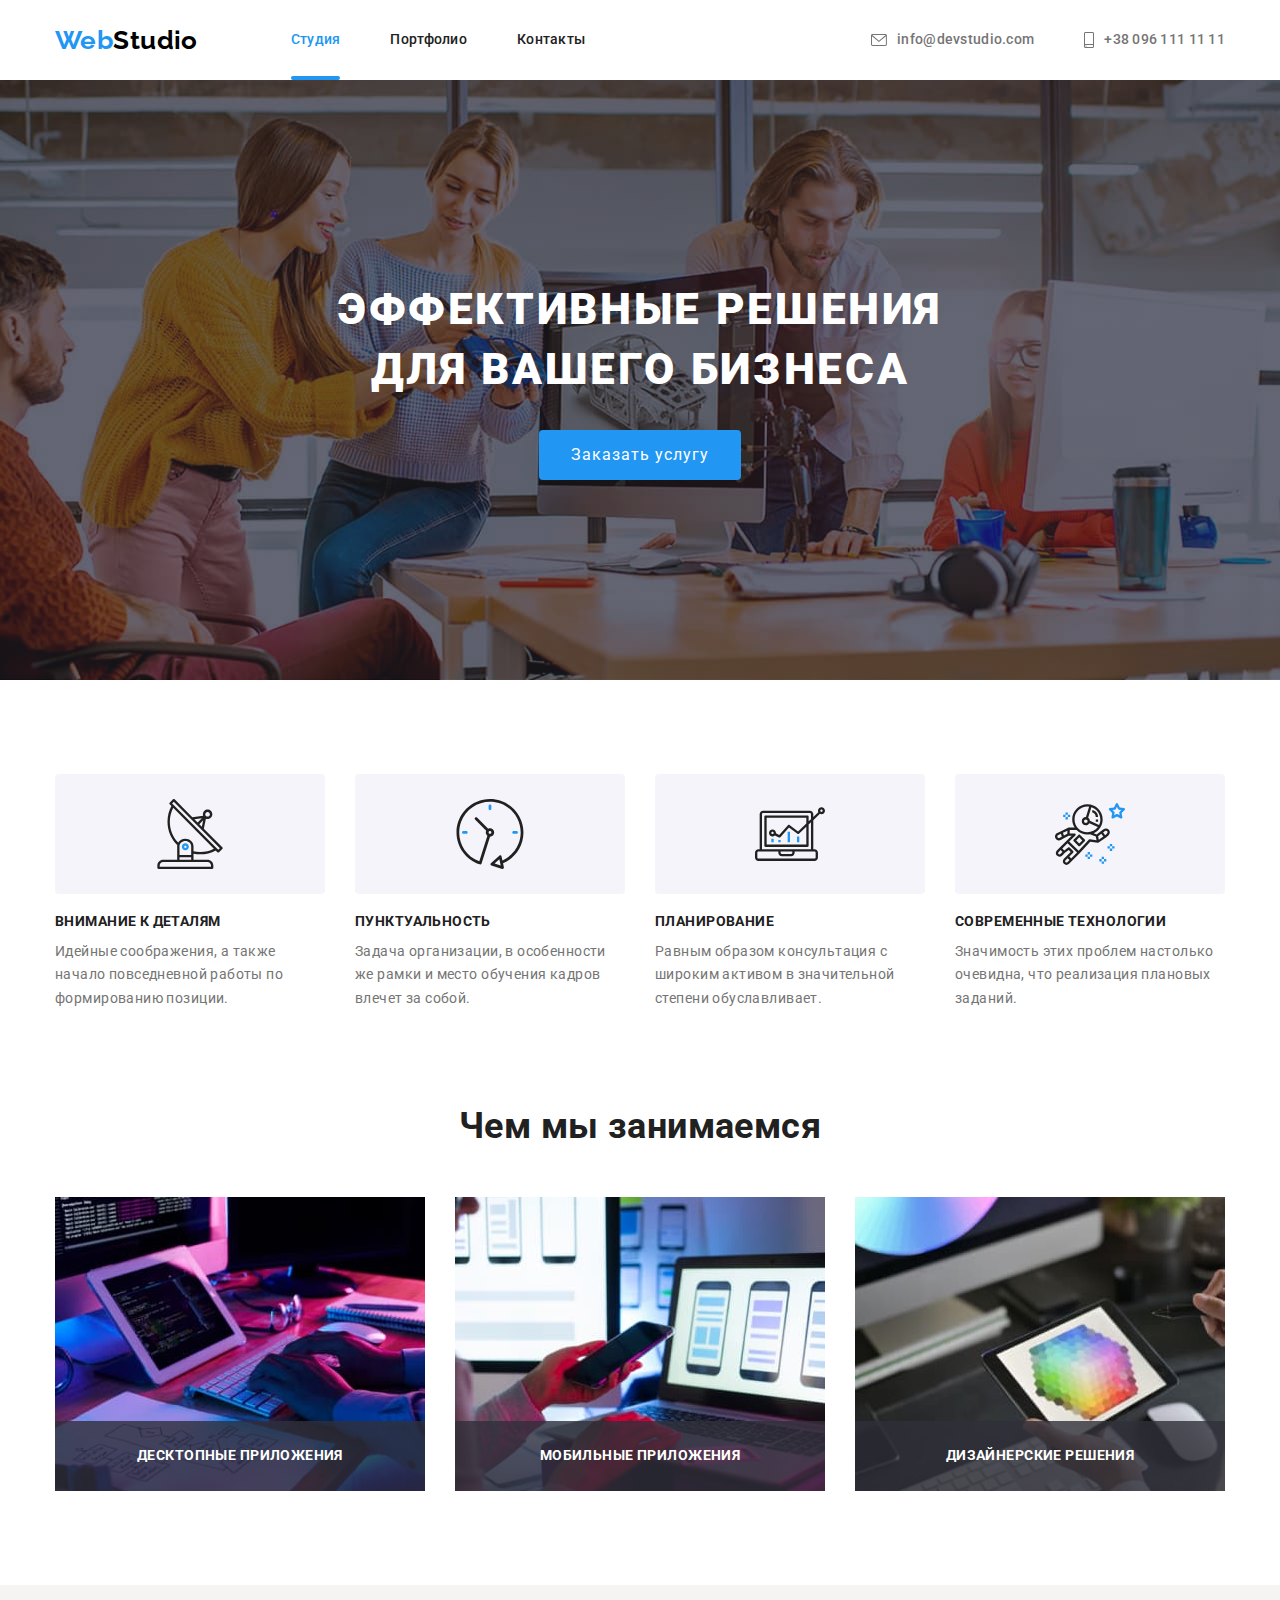
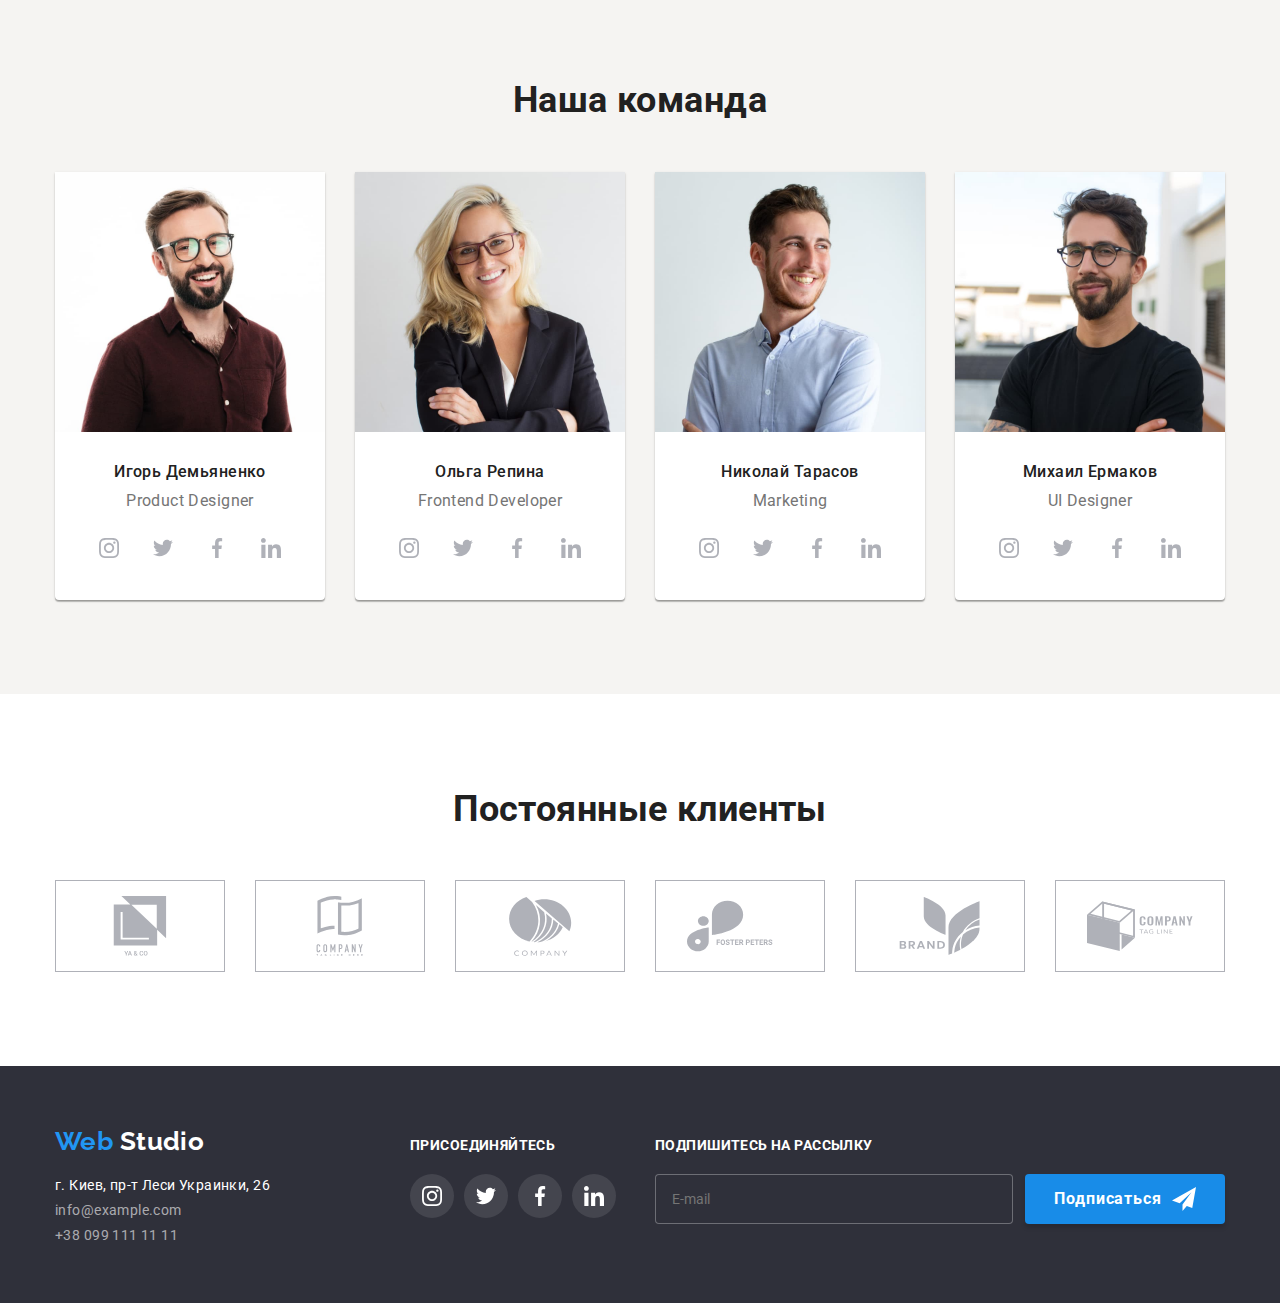
<file: index.html>
<!DOCTYPE html>
<html lang="ru">
  <head>
    <meta charset="UTF-8" />
    <meta http-equiv="X-UA-Compatible" content="IE=edge" />
    <meta name="viewport" content="width=device-width, initial-scale=1.0" />

    <link rel="preconnect" href="https://fonts.googleapis.com" />
    <link rel="preconnect" href="https://fonts.gstatic.com" crossorigin />
    <link
      href="https://fonts.googleapis.com/css2?family=Raleway:wght@700&family=Roboto:wght@400;500;700;900&display=swap"
      rel="stylesheet"
    />
    <link
      rel="stylesheet"
      href="https://cdnjs.cloudflare.com/ajax/libs/modern-normalize/1.1.0/modern-normalize.min.css"
    />
    <link rel="stylesheet" href="./css/style.css" />
    <title>WebStudio</title>
  </head>
  <body>
    <!-- Шапка -->

    <header>
      <div class="container main-nav">
        <nav class="main-nav">
          <a class="logo" href="./index.html">
            <span class="logo-first">Web</span><span class="logo-second">Studio</span>
          </a>
          <ul class="general-nav-list">
            <li class="nav-list"><a class="nav-link current" href="./index.html">Студия</a></li>
            <li class="nav-list"><a class="nav-link" href="./portfolio.html">Портфолио</a></li>
            <li class="nav-list"><a class="nav-link" href="#">Контакты</a></li>
          </ul>
        </nav>
        <ul class="general-contact-list">
          <li class="contact-list">
            <a class="contact-link" href="mailto:info@devstudio.com">
            <svg class="mail" width="16px" height="12px"><use href="./images/icons.svg#icon-mail"></use></svg>
              info@devstudio.com</a
            >
          </li>
          <li class="contact-list">
            <a class="contact-link" href="tel:+380961111111">
              <svg class="smartphone" width="10px" height="16px">
                <use href="./images/icons.svg#icon-smartphone"></use>
              </svg>
              +38 096 111 11 11</a
            >
          </li>
        </ul>
      </div>
    </header>

    <!--Унікальний текст-->
    <main>
      <!-- Hero -->

      <section class="hero section">
        <div class="container">
          <h1 class="hero-title">Эффективные решения для вашего бизнеса</h1>
          <button type="button" class="button" data-modal-open>Заказать услугу</button>
        </div>
      </section>

      <!-- Про особливості студії -->

      <section class="section">
        <div class="container">
          <h2 class="visually-hidden">Особенности студии</h2>
          <ul class="general-features-list">
            <li class="features-list">
              <div class="features-container-icon">
                <svg width="70px" height="70px">
                  <use href="./images/icons.svg#icon-antenna"></use>
                </svg>
              </div>
              <h3 class="features-title">Внимание к деталям</h3>
              <p class="features-text">
                Идейные соображения, а также начало повседневной работы по формированию позиции.
              </p>
            </li>
            <li class="features-list">
              <div class="features-container-icon">
                <svg width="70px" height="70px">
                  <use href="./images/icons.svg#icon-clock"></use>
                </svg>
              </div>
              <h3 class="features-title">Пунктуальность</h3>
              <p class="features-text">
                Задача организации, в особенности же рамки и место обучения кадров влечет за собой.
              </p>
            </li>
            <li class="features-list">
              <div class="features-container-icon">
                <svg width="70px" height="70px">
                  <use href="./images/icons.svg#icon-diagram"></use>
                </svg>
              </div>
              <h3 class="features-title">Планирование</h3>
              <p class="features-text">
                Равным образом консультация с широким активом в значительной степени обуславливает.
              </p>
            </li>
            <li class="features-list">
              <div class="features-container-icon">
                <svg width="70px" height="70px">
                  <use href="./images/icons.svg#icon-astronaut"></use>
                </svg>
              </div>
              <h3 class="features-title">Современные технологии</h3>
              <p class="features-text">
                Значимость этих проблем настолько очевидна, что реализация плановых заданий.
              </p>
            </li>
          </ul>
        </div>
      </section>

      <!-- Чим займається компанія -->

      <section class="work section">
        <div class="container">
          <h2 class="work-title">Чем мы занимаемся</h2>
          <ul class="general-work-list">
            <li class="work-list">
              <div class="work-overlay"><img
                src="./images/img_1.jpg"
                alt="Человек занимается кодированием будущего
              приложения"
                width="370"
              />
              <p class="work-text">Десктопные приложения</p></div>
            </li>
            <li class="work-list">
              <div class="work-overlay"><img
                src="./images/img_2.jpg"
                alt="Дизайнер выбирает оптимальный дизайн и оценивает его качество на девайсе"
                width="370"
              />
              <p class="work-text">Мобильные приложения</p></div>
            </li>
            <li class="work-list">
              <div class="work-overlay"><img
                src="./images/img_3.jpg"
                alt="Графический дизайнер выбирает цвет из цветовой палитры"
                width="370"
              />
              <p class="work-text">Дизайнерские решения</p></div>
            </li>
          </ul>
        </div>
      </section>

      <!-- Команда -->

      <section class="team section">
        <div class="container">
          <h2 class="team-primary-title">Наша команда</h2>
          <ul class="team-list">
            <li class="team-card">
              <img src="./images/img_4.jpg" alt="Фото Игоря Демяненко" width="270" />
              <div class="team-container">
                <h3 class="team-title">Игорь Демьяненко</h3>
                <p class="team-text">Product Designer</p>
                <ul class="team-list-icon">
                  <li>
                    <a class="team-link" href="">
                      <svg class="team-icon" width="20px" height="20px">
                        <use href="./images/icons.svg#icon-instagram"></use>
                      </svg>
                    </a>
                  </li>
                  <li>
                    <a class="team-link" href="">
                      <svg class="team-icon" width="20px" height="20px">
                        <use href="./images/icons.svg#icon-twitter"></use>
                      </svg>
                    </a>
                  </li>
                  <li>
                    <a class="team-link" href=""
                      ><svg class="team-icon" width="20px" height="20px">
                        <use href="./images/icons.svg#icon-facebook"></use>
                      </svg>
                    </a>
                  </li>
                  <li>
                    <a class="team-link" href="">
                      <svg class="team-icon" width="20px" height="20px">
                        <use href="./images/icons.svg#icon-linkedin"></use>
                      </svg>
                    </a>
                  </li>
                </ul>
              </div>
            </li>
            <li class="team-card">
              <img src="./images/img_5.jpg" alt="Фото Ольги Репиной" width="270" />
              <div class="team-container">
                <h3 class="team-title">Ольга Репина</h3>
                <p class="team-text">Frontend Developer</p>
                <ul class="team-list-icon">
                  <li>
                    <a class="team-link" href="">
                      <svg class="team-icon" width="20px" height="20px">
                        <use href="./images/icons.svg#icon-instagram"></use>
                      </svg>
                    </a>
                  </li>
                  <li>
                    <a class="team-link" href="">
                      <svg class="team-icon" width="20px" height="20px">
                        <use href="./images/icons.svg#icon-twitter"></use>
                      </svg>
                    </a>
                  </li>
                  <li>
                    <a class="team-link" href=""
                      ><svg class="team-icon" width="20px" height="20px">
                        <use href="./images/icons.svg#icon-facebook"></use>
                      </svg>
                    </a>
                  </li>
                  <li>
                    <a class="team-link" href="">
                      <svg class="team-icon" width="20px" height="20px">
                        <use href="./images/icons.svg#icon-linkedin"></use>
                      </svg>
                    </a>
                  </li>
                </ul>
              </div>
            </li>
            <li class="team-card">
              <img src="./images/img_6.jpg" alt="Фото Николая Тарасова" width="270" />
              <div class="team-container">
                <h3 class="team-title">Николай Тарасов</h3>
                <p class="team-text">Marketing</p>
                <ul class="team-list-icon">
                  <li>
                    <a class="team-link" href="">
                      <svg class="team-icon" width="20px" height="20px">
                        <use href="./images/icons.svg#icon-instagram"></use>
                      </svg>
                    </a>
                  </li>
                  <li>
                    <a class="team-link" href="">
                      <svg class="team-icon" width="20px" height="20px">
                        <use href="./images/icons.svg#icon-twitter"></use>
                      </svg>
                    </a>
                  </li>
                  <li>
                    <a class="team-link" href=""
                      ><svg class="team-icon" width="20px" height="20px">
                        <use href="./images/icons.svg#icon-facebook"></use>
                      </svg>
                    </a>
                  </li>
                  <li>
                    <a class="team-link" href="">
                      <svg class="team-icon" width="20px" height="20px">
                        <use href="./images/icons.svg#icon-linkedin"></use>
                      </svg>
                    </a>
                  </li>
                </ul>
              </div>
            </li>
            <li class="team-card">
              <img src="./images/img_7.jpg" alt="Фото Михаила Ермакова" width="270" />
              <div class="team-container">
                <h3 class="team-title">Михаил Ермаков</h3>
                <p class="team-text">UI Designer</p>
                <ul class="team-list-icon">
                  <li>
                    <a class="team-link" href="">
                      <svg class="team-icon" width="20px" height="20px">
                        <use href="./images/icons.svg#icon-instagram"></use>
                      </svg>
                    </a>
                  </li>
                  <li>
                    <a class="team-link" href="">
                      <svg class="team-icon" width="20px" height="20px">
                        <use href="./images/icons.svg#icon-twitter"></use>
                      </svg>
                    </a>
                  </li>
                  <li>
                    <a class="team-link" href=""
                      ><svg class="team-icon" width="20px" height="20px">
                        <use href="./images/icons.svg#icon-facebook"></use>
                      </svg>
                    </a>
                  </li>
                  <li>
                    <a class="team-link" href="">
                      <svg class="team-icon" width="20px" height="20px">
                        <use href="./images/icons.svg#icon-linkedin"></use>
                      </svg>
                    </a>
                  </li>
                </ul>
              </div>
            </li>
          </ul>
        </div>
      </section>
    </main>
    <!-- Клієнти -->
    <section class="client section">
      <div class="container">
        <h2 class="client-title">Постоянные клиенты</h2>
        <ul class="client-list">
          <li>
            <a class="client-link" href="">
              <svg class="client-icon" width="106px" height="60px">
                <use href="./images/icons.svg#icon-yaco"></use>
              </svg>
            </a>
          </li>
          <li>
            <a class="client-link" href="">
              <svg class="client-icon" width="106px" height="60px">
                <use href="./images/icons.svg#icon-taglinehere"></use>
              </svg>
            </a>
          </li>
          <li>
            <a class="client-link" href="">
              <svg class="client-icon" width="106px" height="60px">
                <use href="./images/icons.svg#icon-company"></use>
              </svg>
            </a>
          </li>
          <li>
            <a class="client-link" href="">
              <svg class="client-icon" width="106px" height="60px">
                <use href="./images/icons.svg#icon-foster"></use>
              </svg>
            </a>
          </li>
          <li>
            <a class="client-link" href="">
              <svg class="client-icon" width="106px" height="60px">
                <use href="./images/icons.svg#icon-brand"></use>
              </svg>
            </a>
          </li>
          <li>
            <a class="client-link" href="">
              <svg class="client-icon" width="106px" height="60px">
                <use href="./images/icons.svg#icon-tagline"></use>
              </svg>
            </a>
          </li>
        </ul>
      </div>
    </section>
    <!-- Підвал -->

    <footer class="footer">
      <div class="container footer-contact">
        <div class="contacts"><a class="logo" href="./index.html">
          <span class="logo-first">Web</span> <span class="logo-third">Studio</span>
        </a>
        <address class="contacts">
          <ul class="general-contacts-list">
            <li class="contacts-list">
              <a
                class="address"
                href="https://goo.gl/maps/piqngm7oDQpEDh6u6"
                target="_blank"
                rel="noopener nofollow noreferrer"
                >г. Киев, пр-т Леси Украинки, 26</a
              >
            </li>
            <li class="contacts-list">
              <a class="contacts-link" href="mailto:info@example.com">info@example.com</a>
            </li>
            <li class="contacts-list">
              <a class="contacts-link" href="tel:+380991111111">+38 099 111 11 11</a>
            </li>
          </ul>
        </div>
        </address>
              <div class="social">
        <h2 class="social-title">присоединяйтесь</h2>
        <ul class="social-list">
          <li>
            <a class="social-link" href=""
              ><svg class="social-icon" width="20px" height="20px"><use href="./images/icons.svg#icon-instagram"></use></svg>
            </a>
          </li>
          <li>
            <a class="social-link" href=""
              ><svg class="social-icon" width="20px" height="20px"><use href="./images/icons.svg#icon-twitter"></use></svg>
            </a>
          </li>
          <li>
            <a class="social-link" href=""
              ><svg class="social-icon" width="20px" height="20px"><use href="./images/icons.svg#icon-facebook"></use></svg>
            </a>
          </li>
          <li>
            <a class="social-link" href=""
              ><svg class="social-icon" width="20px" height="20px"><use href="./images/icons.svg#icon-linkedin"></use></svg>
            </a>
          </li>
        </ul>
      </div>
      <div class="subscription">
        <h2 class="subscription-title">ПОДПИШИТЕСЬ НА РАССЫЛКУ</h2>
        <form  class="subscription-form">
          <label for="email" class="visually-hidden" >Почта</label>
          <input class="subscription-input" name="email" type="email" id="email" placeholder="E-mail" required>
          <button class="subscription-button" type="submit">Подписаться 
            <svg class="subscription-icon" width="24px" height="24px">
              <use href="./images/icons.svg#icon-send"></use>
            </svg>
      
          </button>
        </form>
      </div>
      </div>

    </footer>

    <div data-modal class="backdrop is-hidden" >
      <div class="modal">
        <button data-modal-close type="button" class="button-close" > 
          <svg width="18px" height="18px">
            <use href="./images/icons.svg#icon-close"></use>
          </svg>
        </button>
        <form class="form">
          <h2 class="modal-title">Оставьте свои данные, мы вам перезвоним</h2>
          <div class="form-field">
            <label for="name">Имя</label>
            <div class="form-field-input">
            <input type="text" name="name" id="name">
            <svg class="modal-icon" width="12px" height="12px">
              <use href="./images/icons.svg#icon-name"></use>
            </svg>
          </div>
          </div>
          <div class="form-field">
            <label for="tel">Телефон</label>
            <div class="form-field-input">
            <input type="tel" name="tel" id="tel">
          <svg class="modal-icon" width="12px" height="12px">
            <use href="./images/icons.svg#icon-modal-tel"></use>
          </svg>
          </div>
          </div>
          <div class="form-field">
            <label for="mail">Почта</label>
            <div class="form-field-input">
            <input type="email" name="mail" id="mail">
              <svg class="modal-icon" width="12px" height="12px">
                <use href="./images/icons.svg#icon-modal-mail"></use>
              </svg>
          </div>
          </div>
          <div class="form-field form-comment">
            <label for="comment">Комментарий</label>
            <textarea name="comment" id="comment" class="textarea" placeholder="Введите текст"></textarea>
          </div>

          <div class="modal-checkbox">
            
              <div class="checkbox-modal-icon">
            
              <input type="checkbox" id="checkbox" class="checkbox visually-hidden">
              <svg class="checkbox-tick" width="16px" height="15px">
              <use href="./images/icons.svg#icon-tick"></use>
             </svg>
              <svg class="checkbox-icon" width="16px" height="15px">
              <use href="./images/icons.svg#icon-checkbox"></use>
            </svg>
           </div>
          
             <label for="checkbox">Соглашаюсь с рассылкой и принимаю 
              <a class="contract" href="">Условия договора</a> </label>
          </div>
          <button class="modal-button" type="submit">Отправить</button>
        </form>
        
      </div>

    </div>
    <script src="./js/modal.js"></script>
  </body>
</html>
</file>
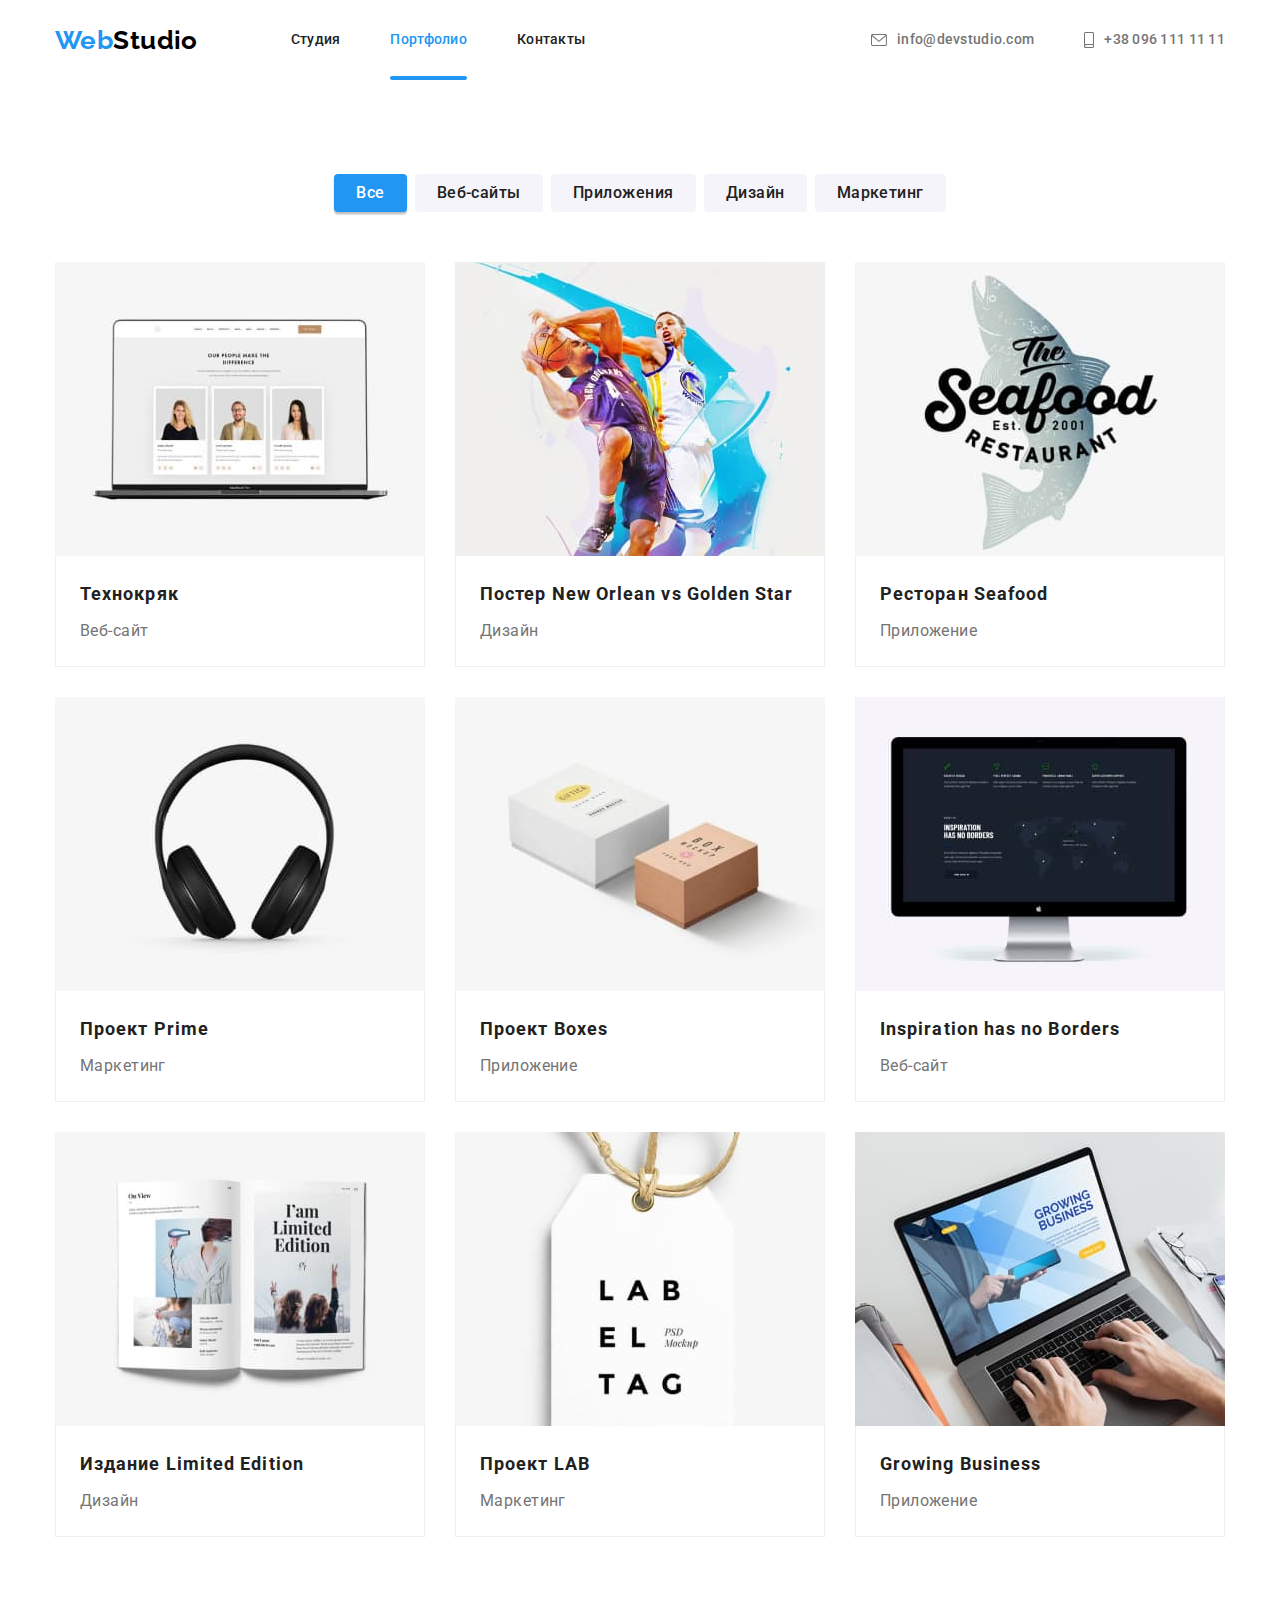
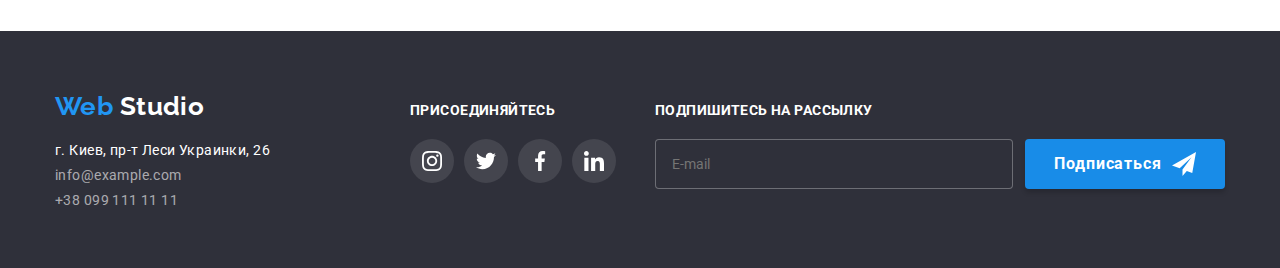
<file: portfolio.html>
<!DOCTYPE html>
<html lang="ru">
  <head>
    <meta charset="UTF-8" />
    <meta http-equiv="X-UA-Compatible" content="IE=edge" />
    <meta name="viewport" content="width=device-width, initial-scale=1.0" />
    <link rel="preconnect" href="https://fonts.googleapis.com" />
    <link rel="preconnect" href="https://fonts.gstatic.com" crossorigin />
    <link
      href="https://fonts.googleapis.com/css2?family=Raleway:wght@700&family=Roboto:wght@400;500;700;900&display=swap"
      rel="stylesheet"
    />
    <link
      rel="stylesheet"
      href="https://cdnjs.cloudflare.com/ajax/libs/modern-normalize/1.1.0/modern-normalize.min.css"
    />
    <link rel="stylesheet" href="./css/style.css" />
    <title>WebStudio</title>
  </head>
  <body>
    <!-- Header -->

      <header>
      <div class="container main-nav">
        <nav class="main-nav">
          <a class="logo" href="./index.html">
            <span class="logo-first">Web</span><span class="logo-second">Studio</span>
          </a>
          <ul class="general-nav-list">
            <li class="nav-list"><a class="nav-link" href="./index.html">Студия</a></li>
            <li class="nav-list"><a class="nav-link current" href="./portfolio.html">Портфолио</a></li>
            <li class="nav-list"><a class="nav-link" href="#">Контакты</a></li>
          </ul>
        </nav>
        <ul class="general-contact-list">
          <li class="contact-list">
            <a class="contact-link" href="mailto:info@devstudio.com">
            <svg class="mail" width="16px" height="12px"><use href="./images/icons.svg#icon-mail"></use></svg>
              info@devstudio.com</a
            >
          </li>
          <li class="contact-list">
            <a class="contact-link" href="tel:+380961111111">
              <svg class="smartphone" width="10px" height="16px">
                <use href="./images/icons.svg#icon-smartphone"></use>
              </svg>
              +38 096 111 11 11</a
            >
          </li>
        </ul>
      </div>
    </header>

    <!-- Main -->
    <main>
      <section class="section">
        <div class="container">
          <h1 class="visually-hidden">Наши проекты</h1>
          <ul class="general-button-list">
            <li class="button-list">
              <button class="button-nav current" type="button">Все</button>
            </li>
            <li class="button-list"><button class="button-nav" type="button">Веб-сайты</button></li>
            <li class="button-list">
              <button class="button-nav" type="button">Приложения</button>
            </li>
            <li class="button-list"><button class="button-nav" type="button">Дизайн</button></li>
            <li class="button-list"><button class="button-nav" type="button">Маркетинг</button></li>
          </ul>

          <ul class="general-menu-list">
            <li class="menu-list">
              <a class="menu-link"href="">
                <div class="img-container">
                <img
                src="./images/laptop.jpg"
                alt="Экран ноутбука на котором изображены три анкеты людей"
                width="370"
              />
              <div class="card-info"><p class="info-text">Ресурс предлагает комплексные предложения с разным уровнем функционала и сервисов. Все это позволит посетителю получить исчерпывающие сведения о компании или частном лице.</p>
              </div></div>
              <div class="menu-container">
                <h2 class="menu-title">Технокряк</h2>
                <p class="menu-text">Веб-сайт</p>
              </div></a>
            </li>
            <li class="menu-list">
              <a class="menu-link"href="">
                <div class="img-container">
                  <img src="./images/poster.jpg" 
                  alt="Игра двух баскетболистов" 
                  width="370" />
              <div class="card-info"><p class="info-text">Ресурс предлагает комплексные предложения с разным уровнем функционала и сервисов. Все это позволит посетителю получить исчерпывающие сведения о компании или частном лице.</p>
                  </div></div><div class="menu-container">
                <h2 class="menu-title">Постер New Orlean vs Golden Star</h2>
                <p class="menu-text">Дизайн</p>
              </div></a>
            </li>
            <li class="menu-list">
              <a class="menu-link"href="">
                <div class="img-container">
                  <img src="./images/emblem.jpg" alt="Логотип ресторана Seafood" width="370" />
              <div class="card-info"><p class="info-text">Ресурс предлагает комплексные предложения с разным уровнем функционала и сервисов. Все это позволит посетителю получить исчерпывающие сведения о компании или частном лице.</p>
                  </div></div><div class="menu-container">
                <h2 class="menu-title">Ресторан Seafood</h2>
                <p class="menu-text">Приложение</p>
              </div></a>
            </li>
            <li class="menu-list">
              <a class="menu-link"href="">
                <div class="img-container"><img src="./images/headphone.jpg" alt="Наушники" width="370" />
              <div class="card-info"><p class="info-text">Ресурс предлагает комплексные предложения с разным уровнем функционала и сервисов. Все это позволит посетителю получить исчерпывающие сведения о компании или частном лице.</p>
                  </div></div><div class="menu-container">
                <h2 class="menu-title">Проект Prime</h2>
                <p class="menu-text">Маркетинг</p>
              </div></a>
            </li>
            <li class="menu-list">
              <a class="menu-link"href="">
                <div class="img-container"><img src="./images/boxes.jpg" alt="Две коробки" width="370" />
              <div class="card-info"><p class="info-text">Ресурс предлагает комплексные предложения с разным уровнем функционала и сервисов. Все это позволит посетителю получить исчерпывающие сведения о компании или частном лице.</p>
                  </div></div><div class="menu-container">
                <h2 class="menu-title">Проект Boxes</h2>
                <p class="menu-text">Приложение</p>
              </div></a>
            </li>
            <li class="menu-list">
              <a class="menu-link"href="">
                <div class="img-container"><img src="./images/monitor.jpg" alt="Монитор компьютера" width="370" />
              <div class="card-info"><p class="info-text">Ресурс предлагает комплексные предложения с разным уровнем функционала и сервисов. Все это позволит посетителю получить исчерпывающие сведения о компании или частном лице.</p>
                  </div></div><div class="menu-container">
                <h2 class="menu-title">Inspiration has no Borders</h2>
                <p class="menu-text">Веб-сайт</p>
              </div></a>
            </li>
            <li class="menu-list">
              <a class="menu-link"href="">
                <div class="img-container"><img src="./images/book.jpg" alt="Книга с иллюстрациями" width="370" />
              <div class="card-info"><p class="info-text">Ресурс предлагает комплексные предложения с разным уровнем функционала и сервисов. Все это позволит посетителю получить исчерпывающие сведения о компании или частном лице.</p>
              </div></div><div class="menu-container">
                <h2 class="menu-title">Издание Limited Edition</h2>
                <p class="menu-text">Дизайн</p>
              </div></a>
            </li>
            <li class="menu-list">
              <a class="menu-link"href="">
                <div class="img-container"><img src="./images/card.jpg" alt="Бирка с названием проекта" width="370" />
              <div class="card-info"><p class="info-text">Ресурс предлагает комплексные предложения с разным уровнем функционала и сервисов. Все это позволит посетителю получить исчерпывающие сведения о компании или частном лице.</p>
                </div></div><div class="menu-container">
                <h2 class="menu-title">Проект LAB</h2>
                <p class="menu-text">Маркетинг</p>
              </div></a>
            </li>
            <li class="menu-list">
              <a class="menu-link"href="">
                <div class="img-container"><img
                src="./images/laptop2.jpg"
                alt="На экране ноутбука изображен сайт Growing Business"
                width="370"
              />
              <div class="card-info"><p class="info-text">Ресурс предлагает комплексные предложения с разным уровнем функционала и сервисов. Все это позволит посетителю получить исчерпывающие сведения о компании или частном лице.</p>
                </div></div><div class="menu-container">
                <h2 class="menu-title">Growing Business</h2>
                <p class="menu-text">Приложение</p>
              </div></a>
            </li>
          </ul>
        </div>
      </section>
    </main>

    <!-- Footer -->
    <footer class="footer">
      <div class="container footer-contact">
        <div class="contacts"><a class="logo" href="./index.html">
          <span class="logo-first">Web</span> <span class="logo-third">Studio</span>
        </a>
        <address class="contacts">
          <ul class="general-contacts-list">
            <li class="contacts-list">
              <a
                class="address"
                href="https://goo.gl/maps/piqngm7oDQpEDh6u6"
                target="_blank"
                rel="noopener nofollow noreferrer"
                >г. Киев, пр-т Леси Украинки, 26</a
              >
            </li>
            <li class="contacts-list">
              <a class="contacts-link" href="mailto:info@example.com">info@example.com</a>
            </li>
            <li class="contacts-list">
              <a class="contacts-link" href="tel:+380991111111">+38 099 111 11 11</a>
            </li>
          </ul></div>
        </address>
              <div class="social">
        <h2 class="social-title">присоединяйтесь</h2>
        <ul class="social-list">
          <li>
            <a class="social-link" href=""
              ><svg class="social-icon" width="20px" height="20px"><use href="./images/icons.svg#icon-instagram"></use></svg>
            </a>
          </li>
          <li>
            <a class="social-link" href=""
              ><svg class="social-icon" width="20px" height="20px"><use href="./images/icons.svg#icon-twitter"></use></svg>
            </a>
          </li>
          <li>
            <a class="social-link" href=""
              ><svg class="social-icon" width="20px" height="20px"><use href="./images/icons.svg#icon-facebook"></use></svg>
            </a>
          </li>
          <li>
            <a class="social-link" href=""
              ><svg class="social-icon" width="20px" height="20px"><use href="./images/icons.svg#icon-linkedin"></use></svg>
            </a>
          </li>
        </ul>
      </div>
            <div class="subscription">
        <h2 class="subscription-title">ПОДПИШИТЕСЬ НА РАССЫЛКУ</h2>
        <form  class="subscription-form">
          <label for="email" class="visually-hidden" >Почта</label>
          <input class="subscription-input" name="email" type="email" id="email" placeholder="E-mail" required>
          <button class="subscription-button">Подписаться 
            <svg class="subscription-icon" width="24px" height="24px">
              <use href="./images/icons.svg#icon-send"></use>
            </svg>
      
          </button>
        </form>
      </div>

    </footer>
  </body>
</html>
</file>
<file: css/style.css>
:root {
--color-basic: #212121;
--color-second: #757575;
--color-acсent: #2196f3;
--color-third: #fff;
--button-background: #188ce8;
--base-background: #fff;
--second-background: #f5f4f2;
--icon-color: #afb1b8;
--duration: 250ms;
--timing-function:cubic-bezier(0.4, 0, 0.2, 1);
}

/* Base */

body{
    font-family: 'Roboto', sans-serif;
    background-color: var(--base-background);
    color: var(--color-second);
    font-size: 14px;
    letter-spacing: 0.03em;
    
}

.visually-hidden {
    position: absolute;
    width: 1px;
    height: 1px;
    margin: -1px;
    border: 0;
    padding: 0;

    white-space: nowrap;
    clip-path: inset(100%);
    clip: rect(0 0 0 0);
    overflow: hidden;
}

.container{
    width: 1200px;
    margin: 0 auto;
    padding-left: 15px;
    padding-right: 15px;

}

h1,h2,h3{
    margin-top: 0;
    margin-bottom: 0;
}

p{
margin-top: 0;
 margin-bottom: 0;
}

ul{
margin-top: 0;
margin-bottom: 0;
list-style: none;
padding:0;
}

img{
    display: block;
}

.section{
    padding-bottom: 94px;
    padding-top: 94px;
}
a{
    text-decoration: none;
}
/* Header */
  
.portfolio-nav{
    border-bottom: 1px solid #EEEEEE
}

.main-nav{
display: flex;
align-items: center;

}

.general-nav-list,
.general-contact-list{
    list-style: none;
    display: flex;
    padding: 0;
    margin: 0;
}

.nav-link,
.contact-link{

display: block;
padding-top: 32px;
padding-bottom: 32px;

color: var(--color-basic);
text-decoration: none;
font-weight: 500;
line-height: 1.14;
letter-spacing: 0.02em;

transition: color var(--duration) var(--timing-function);
}
.nav-list:not(:last-child){
    margin-right: 50px;
}

.general-contact-list{
    margin-left: auto;

}


.contact-list + .contact-list{
    margin-left: 50px;
}

.mail{
    margin-right: 10px;
    fill: currentColor;
}

.smartphone{
    margin-right: 10px;
    fill: currentColor;
}

.contact-link{
color: var(--color-second);
display: flex;
align-items: center;
}

.nav-link:hover,
.nav-link:focus,
.nav-link:active {
    color: var(--color-acсent);
}

.contact-link:hover,
.contact-link:focus,
.contact-link:active {
    color: var(--color-acсent);
    fill: var(--color-acсent);
}
.nav-link.current {
    color: var(--color-acсent);
}

.logo{
margin-right: 93px;
font-family: 'Raleway', sans-serif;
font-weight: 700;
font-size: 26px;
line-height: 1.19;
text-decoration: none;
}

.logo-first{
    color: var(--color-acсent);
}

.logo-second{
color: #000;
}

.logo-third{
    color: var(--color-third);
}

.main-nav .current::after{
position: absolute;
display: block;
content: "";
bottom: 0;
width: 100%;
height: 4px;
background-color: var(--color-acсent);
border-radius: 2px;
}

.nav-list{
    position: relative;
}
/* hero */

.hero{
    padding: 200px 0;
    text-align: center;
     background-image: linear-gradient(to right, rgba(47, 48, 58, 0.4), rgba(47, 48, 58, 0.4)), url('../images/hero.jpg');
    background-repeat: no-repeat;
    background-size: cover;
    background-position: center;
    max-width: 1600px;
    margin-left: auto;
    margin-right: auto;
}
.hero,
.footer{
    background-color: #2f303a;
}

.hero-title{
    color: var(--color-third);    
        font-weight: 900;
        font-size: 44px;
        line-height: 1.36;
        text-align: center;
        letter-spacing: 0.06em;
        text-transform: uppercase;
        max-width: 696px;
        margin: 0 auto 30px;
}

.button{
   
    display: inline-block;
    padding: 10px 32px; 
    min-width: 200px;
    color: var(--color-third);
    background-color: var(--color-acсent);
    font-size: 16px;
    line-height: 1.87;
    letter-spacing: 0.06em;
    font-family: inherit;
    cursor: pointer;   
    border-radius: 4px;
    border: none;
    

    transition: background-color var(--duration) var(--timing-function) ; 
}

.button:hover,
.button:focus,
.button:active{
background-color: var(--button-background);
box-shadow: 0px 4px 4px rgb(0 0 0 / 15%);
}

/* Features */

.features-container-icon{
    display: flex;
    align-items: center;
    justify-content: center;
    margin-bottom: 20px;
    width: 270px;
    height: 120px;
    background-color: #f5f4fa;
    border-radius: 4px;
}
.features{
    padding-top: 94px ;
    padding-bottom: 94px;
}
.general-features-list{
    padding: 0;
    list-style: none;
    display: flex;
   
}
.features-list{
margin-right: 30px;
width: 270px;
}

.features-list:last-child{
    margin-right: 0;
}

.features-title{
font-size: 14px;
line-height: 1.14;
text-transform: uppercase;
color: var(--color-basic) ;
margin-bottom: 10px;

}

.features-text{
font-size: 14px;
line-height: 1.71;

}

.work-title,
.team-primary-title,
.client-title{
    font-size: 36px;
    line-height: 1.17;
    text-align: center;
    color: var(--color-basic);
    margin-bottom: 50px;
}

.work{
padding-top: 0;
}

.general-work-list{
    padding: 0;
    list-style: none;
    display: flex;
}
.work-list{

    margin-right: 30px;
}

.work-list:last-child{
    margin-right: 0;
}

.work-overlay{
    position: relative;    
}

.work-text{
    position: absolute;
    left: 0;
    bottom: 0;

    display: inline-flex;
    align-items: center;
    justify-content: center;
    width: 100%;
    height: 70px;

    font-weight: 700;
    line-height: 1.14;
    text-transform: uppercase;
    color: var(--color-third);
    background-color:rgba(47, 48, 58, 0.8);
}

/* Team */
.team-link{
display: flex;
align-items: center;
justify-content: center;
width: 44px;
height: 44px;
border-radius: 50%;

transition: background-color var(--duration) var(--timing-function), border-radius var(--duration) var(--timing-function) ;
}

.team-icon{
 fill: var(--icon-color);
 transition: fill var(--duration) var(--timing-function);
}
.team-link:hover,
.team-link:focus,
.team-link:active {
    background-color: var(--color-acсent); 
    border-radius: 50%;
}
.team-link:hover .team-icon,
.team-link:focus .team-icon,
.team-link:active .team-icon
{
    fill: var(--base-background);
}
.team-list-icon{
    display: flex;
    align-items: center;
   
    justify-content: center;
}

.team-list-icon li:not(:last-child){
margin-right: 10px;
}
.team{
    background-color: var(--second-background);
}

.team-container{
padding-top: 30px;
padding-bottom: 30px;
}
.team-list{
    list-style: none;
    display: flex;
    padding: 0;
}
.team-title{
    margin-bottom: 10px;
    font-weight: 500;
    font-size: 16px;
    line-height: 1.19;
    color: var(--color-basic);
}

.team-text{
font-size: 16px;
line-height: 1.19;
margin-bottom: 16px;
}


.team-card{
    margin-right: 30px;
    text-align: center;
box-shadow: 0px 1px 3px rgba(0, 0, 0, 0.12), 0px 1px 1px rgba(0, 0, 0, 0.14), 0px 2px 1px rgba(0, 0, 0, 0.2);
border-radius: 0px 0px 4px 4px;
background-color: var(--base-background);
}

.team-card:last-child{
    margin-right: 0;
}
/* Clients */
.client-list{
    display: flex;
    align-items: center;
    justify-content: center;
}
.client-link{
    display: flex;
    align-items: center;
    justify-content: center;
    width:170px;
    height:92px;
    border: 1px solid var(--icon-color);

    transition: border var(--duration) var(--timing-function);
}
.client-list li:not(:last-child){
    margin-right: 30px;
}

.client-icon{
    fill:var(--icon-color);
    transition: fill var(--duration) var(--timing-function);
}
.client-link:hover,
.client-link:focus,
.client-link:active{
border: 1px solid var(--color-acсent);
}
.client-link:hover .client-icon,
.client-link:focus .client-icon,
.client-nav:active .client-icon{
    fill: var(--color-acсent);
}
/* Footer */
.footer{
    padding-top: 60px;
    padding-bottom: 60px;
}
.footer .logo{
    margin-bottom: 20px;
    margin-right: 0;
    display: block;

}
.contacts{
 font-style: normal;
}

.general-contacts-list{
    list-style: none;
    margin: 0;
    padding: 0;
}
.contacts-list{
margin-bottom: 9px;
}

.contacts-link{
    display: inline-block; 
    color: rgba(255, 255, 255, 0.6);
    text-decoration: none;
   
    transition: color var(--duration) var(--timing-function);
}

.contacts-list:last-child{
    margin-bottom: 0;
}
.contacts-link:hover,
.contacts-link:focus,
.contacts-link:active{
color: var(--color-acсent);
}

.address{
    color: var(--color-third);
    text-decoration: none;
    display: inline-block;
}

.footer-contact{
    display: flex;
    align-items: baseline;
}

.contacts{
 margin-right:70px;
}

.social-title{
    font-size: 14px;
    line-height: 1.14;
    text-transform: uppercase;
    color: var(--color-third);
    margin-bottom: 20px;
}

.social-list{
    display: flex;
    align-items: center;
    justify-content: center;
}
.social-list li:not(:last-child){
    margin-right: 10px;
}
.social-link{ 
    display: flex;
    align-items: center;
    justify-content: center;
    width: 44px;
   height: 44px;
   border-radius: 50%;
   background-color: rgba(255, 255, 255, 0.1);

   transition: background-color var(--duration) var(--timing-function);
}
.social-icon{
    fill: var(--color-third);
}

.social-link:hover,
.social-link:focus,
.social-link:active{
    background-color: var(--color-acсent);
}

.subscription{
    margin-left: auto;
}

.subscription-title{
    text-transform: uppercase;
    margin-bottom: 20px;
    color: var(--color-third);
    
    font-size: 14px;
    line-height: 1.14;
  
}

.subscription-input{
    width:358px;
    height:50px;
    margin-right: 12px;
    padding: 15px 16px ;
    background-color: #2f303a;
    border: 1px solid rgba(255, 255, 255, 0.3);
    border-radius: 4px;
    color: var(--color-third);
    transition: border var(--duration) var(--timing-function);
}

.subscription-input:focus{
border: 1px solid rgba(255, 255, 255, 0.3);
}
.subscription-form{
    display: flex;

}
.subscription-button{
    display: flex;
    align-items: center;
    justify-content: center;
    background-color: var(--button-background);
    color: var(--color-third);
  
    width: 200px;
    height: 50px;
    border: none;
    box-shadow: 0px 4px 4px rgba(0, 0, 0, 0.15);
    border-radius: 4px;
    font-weight: 700;
    font-size: 16px;
    line-height: 1.88;
    letter-spacing: 0.06em;
    transition: background-color var(--duration) var(--timing-function);
}
.subscription-button:focus,
.subscription-button:hover,
.subscription-button:active{
background-color: #188CE8;
}
.subscription-icon{
    margin-left: 10px;
}

/* Portfolio */


.general-button-list{
display: flex;
list-style: none;
justify-content: center;
padding: 0;     
margin-bottom: 50px;  
}


.button-list{
margin-right: 8px;
  
}

.button-list:last-child{
    margin-right: 0;
}
.button-nav{
    color: var(--color-basic);
    background-color: #F5F4FA;
    font-weight: 500;
        font-size: 16px;
        line-height: 26px;
        text-align: center;
        letter-spacing: 0.03em;
        cursor: pointer;
        font-family: inherit;
        display: inline-block;
        border-radius: 4px;
        padding: 6px 22px;
        border: none;

        transition: background-color var(--duration) var(--timing-function), color var(--duration) var(--timing-function), box-shadow var(--duration) var(--timing-function);
}


.button-nav.current{
color: var(--color-third);
background-color: var(--color-acсent);
box-shadow: 0px 3px 1px rgba(0, 0, 0, 0.1), 0px 1px 2px rgba(0, 0, 0, 0.08), 0px 2px 2px rgba(0, 0, 0, 0.12);
}

.button-nav:hover,
.button-nav:focus,
.button-nav:active{
    color: #fff;
    background-color: var(--color-acсent);
    box-shadow: 0px 3px 1px rgba(0, 0, 0, 0.1), 0px 1px 2px rgba(0, 0, 0, 0.08), 0px 2px 2px rgba(0, 0, 0, 0.12);
}

.general-menu-list{
    display: flex;
    flex-wrap: wrap;
    list-style: none;
    padding: 0;
    margin: 0;
    gap: 30px;
}

.general-menu-list .menu-list{
width:calc((100% - 60px) / 3);
display: block;
}

.general-menu-list:nth-child(3n){
margin-right: 0;
}

.img-container{
    position: relative;
    overflow: hidden;
}

.card-info{
    position: absolute;
    top:0;
    left: 0;

    display: inline-flex;
    align-items: center;
    justify-content: center;
    width: 100%;
    height: 100%;
    transform: translateY(100%);
    transition: transform var(--duration) var(--timing-function);
    background-color: rgba(33, 150, 243, 0.9);
    
}

.menu-link{
    display: block;
    transition: 
    
     color var(--duration) var(--timing-function),
      box-shadow var(--duration) var(--timing-function);
}

.menu-link:hover .card-info,
.menu-link:focus .card-info,
.menu-link:active .card-info{
   transform: translateY(0);
}
.menu-link:hover,
.menu-link:focus,
.menu-link:active{
    
    cursor: pointer;
    box-shadow: 0px 3px 1px rgba(0, 0, 0, 0.1), 0px 1px 2px rgba(0, 0, 0, 0.08), 0px 2px 2px rgba(0, 0, 0, 0.12);
    color: var(--color-second);
}

.info-text{
    color: var(--color-third);
    font-size: 18px;
    line-height: 1.6;
    padding: 64px 24px;
}
.menu-title{
    margin-bottom: 4px;
    font-size: 18px;
    line-height: 2;
    letter-spacing: 0.06em;
    color: var(--color-basic);
 
}

.menu-text{
color: var(--color-second);
font-size: 16px;
line-height: 1.87;

}
.menu-container{
padding: 20px 24px;
border-right: 1px solid #EEEEEE;
border-bottom: 1px solid #EEEEEE;
border-left: 1px solid #EEEEEE ;
}

/* Modal */
.backdrop.is-hidden .modal{
    transform: translate(-50%, -50%) scale(0.9);
    
}
.backdrop{
    position: fixed;
    top: 0;
    left: 0;
    width: 100%;
    height: 100%;
    background-color: rgba(0, 0, 0, 0.2);
    opacity: 1;
    
transition: opacity var(--duration) var(--timing-function), visibility var(--duration) var(--timing-function) ;
}

.modal{
    position: absolute;
    top: 50%;
    left: 50%;
    transform: translate(-50%, -50%) scale(1);
min-width: 528px;
min-height: 581px;
padding: 40px;
background-color: var(--color-third);
box-shadow: 0px 1px 3px rgba(0, 0, 0, 0.12), 0px 1px 1px rgba(0, 0, 0, 0.14), 0px 2px 1px rgba(0, 0, 0, 0.2);
border-radius: 4px;
 transition: transform var(--duration) var(--timing-function);
}

.button-close{ 
position: absolute;
top: 8px;
right: 8px;
width: 30px;
height: 30px;

display: flex;
align-items: center;
background-color: var(--color-third);
border-radius: 50%;
border: 1px solid rgba(0, 0, 0, 0.1);
cursor: pointer;
transition: fill var(--duration) var(--timing-function);
}

.button-close:hover,
.button-close:focus,
.button-close:active{
fill: var(--color-acсent);
}

.is-hidden{
    opacity: 0;
    visibility: hidden;
    pointer-events: none;
}

.form{
    width:448px;
    
}

.modal-title{
    margin-bottom: 12px;
    text-align: center;
    color: var(--color-basic);
    font-size: 20px;
    line-height: 1.15;
    letter-spacing: 0.03em;
}

.form-field{
display: flex;
flex-direction: column;
 margin-bottom: 10px;
}

.form-field label{
font-size: 12px;
line-height: 1.17;
letter-spacing: 0.01em;
color: var(--color-second);
margin-bottom: 4px;
}

.form-field input{
    width: 100%;
    height: 40px;
    padding: 16px 16px 16px 42px;
    border: 1px solid rgba(33, 33, 33, 0.2);
    border-radius: 4px;
    margin: 0;
    transition: border-color var(--duration) var(--timing-function);
}


.form-field-input{
position: relative;

}

.modal-icon{
    position: absolute;
    left: 15px;
    top: 14px;
    transition: fill var(--duration) var(--timing-function);
}
.textarea{
    resize: none;
    width: 100%;
    height: 120px;
    border: 1px solid rgba(33, 33, 33, 0.2);
    border-radius: 4px;
    padding: 12px 16px;
    transition: border var(--duration) var(--timing-function);
}

.form-comment{
    margin-bottom: 20px;
}

.modal-checkbox{
    display: flex;
    justify-content: center;
    margin-bottom: 30px;
}


.checkbox-modal-icon{
position: relative;
width: 16px;
height: 15px;
margin-right: 8px;

}

.checkbox-icon{
    width: 16px;
    height: 15px;
    fill: #000;

}

.checkbox-tick{
position: absolute;
border-radius: 1px;
top: 50%;
left: 50%;
transform: translate(-50%, -50%);
background-color: var(--color-acсent);
width:16px;
height: 16px;
opacity: 0;
transition: opacity var(--duration) var(--timing-function);
}

.checkbox:checked + .checkbox-tick{
opacity: 1;
}

.contract{
color: var(--color-acсent);
text-decoration-line: underline;
}

.modal-button{
    display: block;
    width: 200px;
    height: 50px;
    background-color: var(--color-acсent);
    box-shadow: 0px 4px 4px rgba(0, 0, 0, 0.15);
    border-radius: 4px;
    color: var(--color-third);
    border: none;
    font-weight: 700;
    font-size: 16px;
    line-height: 1.67;
    margin-left: auto;
    margin-right: auto;
    cursor: pointer;
    transition: background-color var(--duration) var(--timing-function);
}

.modal-button:hover,
.modal-button:focus,
.modal-button:active{
    background-color: #188CE8;
}

.form input:focus-visible,
.form input:focus,
.form input:active,
.form textarea:focus,
.form textarea:focus-visible,
.form textarea:active{
    border: 1px solid var(--color-acсent);
    outline: none;
}

input:focus + .modal-icon{
fill: var(--color-acсent);
}
</file>
